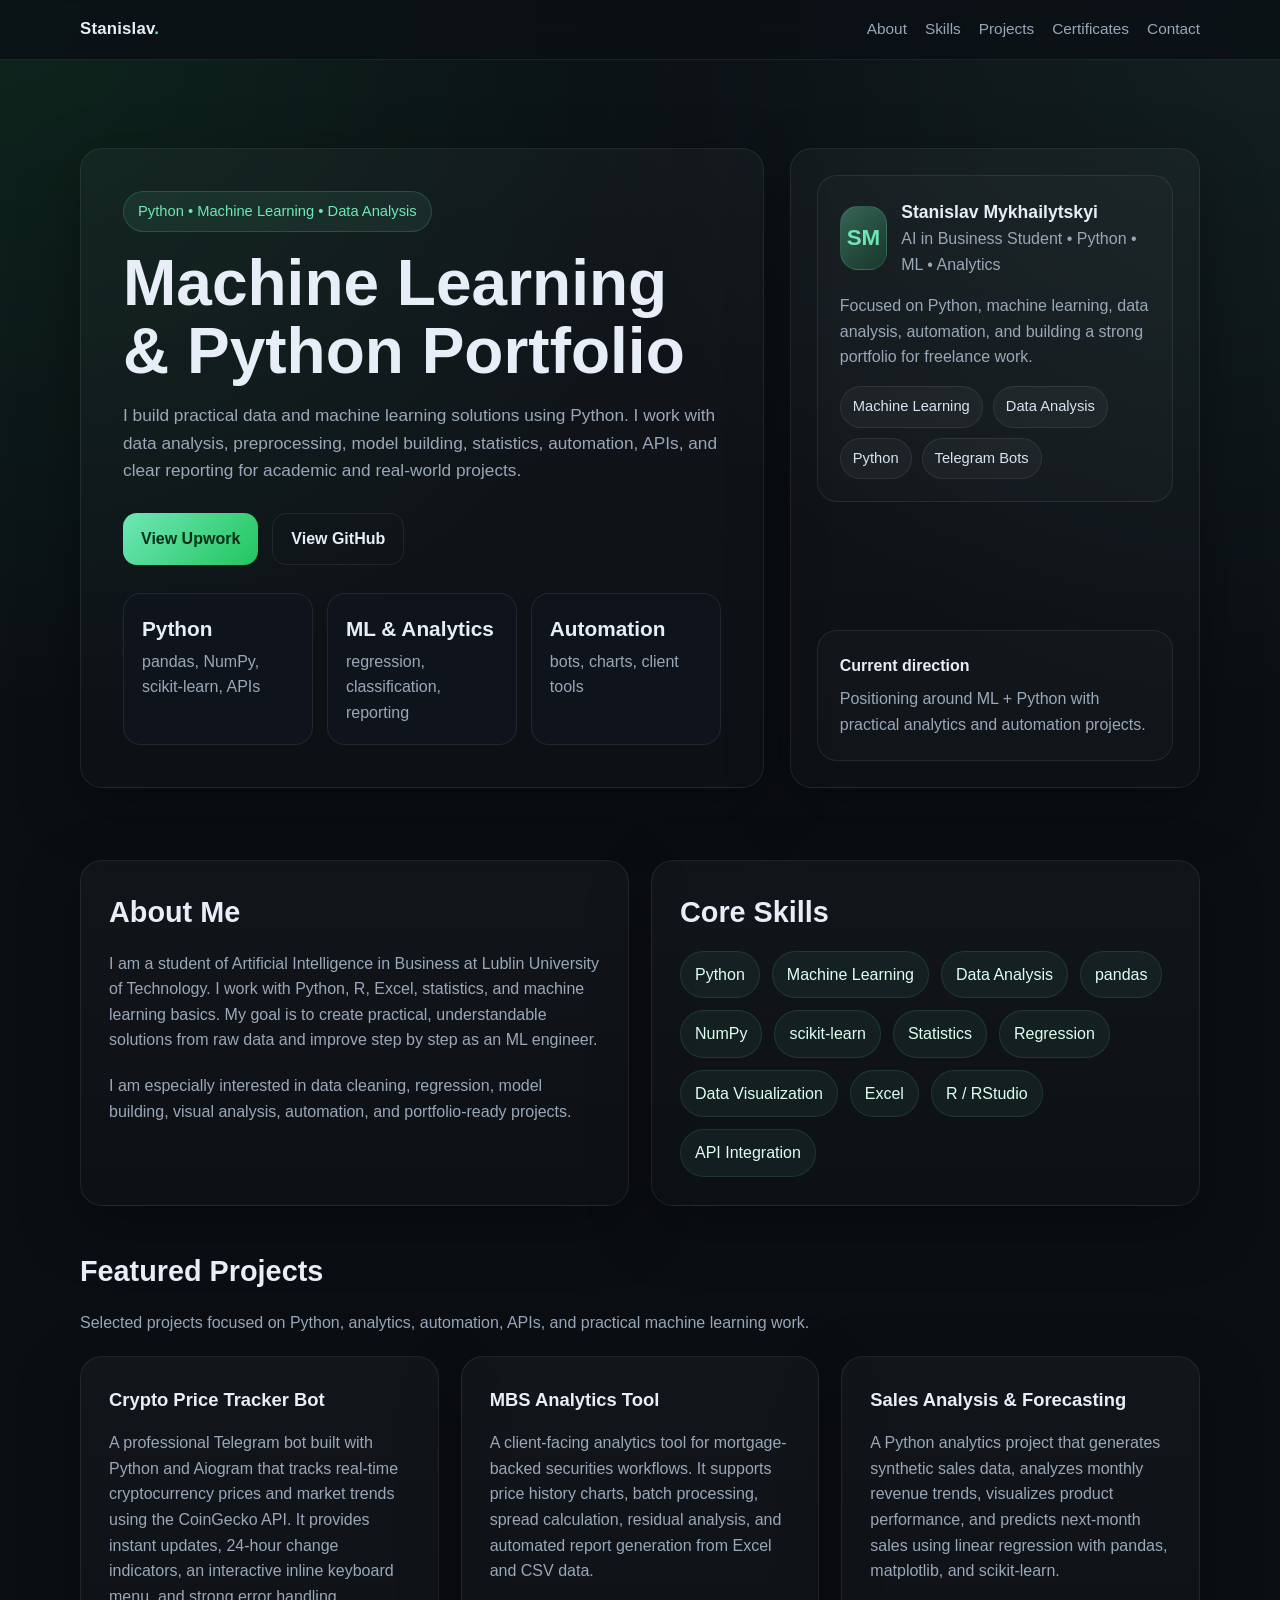
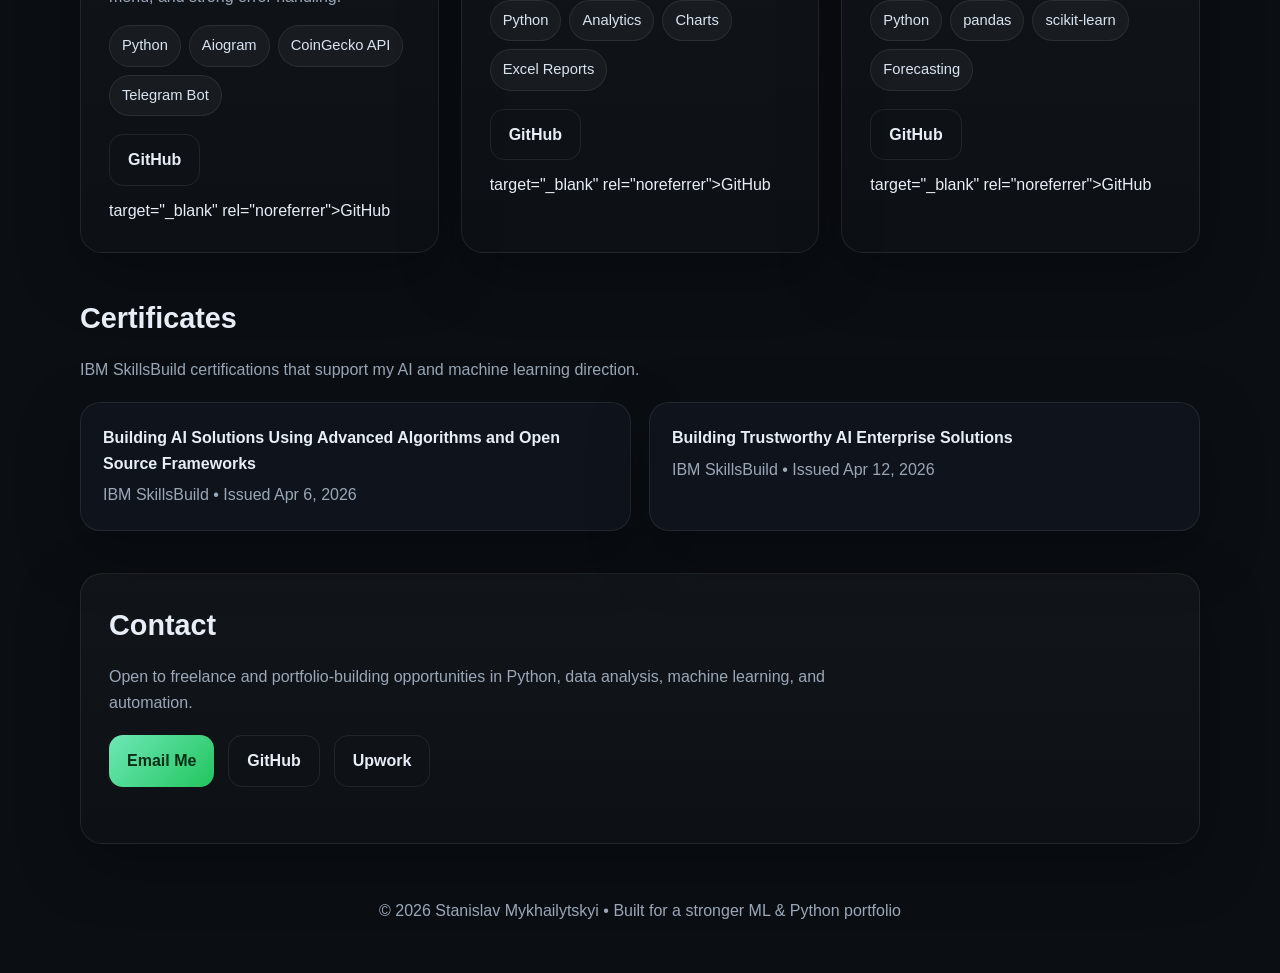
<file: portfolio.html>
<!DOCTYPE html>
<html lang="en">
<head>
  <meta charset="UTF-8" />
  <meta name="viewport" content="width=device-width, initial-scale=1.0" />
  <title>Stanislav Mykhailytskyi | ML & Python Portfolio</title>
  <style>
    :root {
      --bg: #0b0f14;
      --panel: #121922;
      --panel-2: #0f141c;
      --text: #e8eef7;
      --muted: #9aa7b8;
      --accent: #6ee7b7;
      --accent-2: #22c55e;
      --border: rgba(255,255,255,0.08);
      --shadow: 0 20px 60px rgba(0, 0, 0, 0.35);
      --radius: 22px;
      --max: 1120px;
    }

    * { box-sizing: border-box; }
    html { scroll-behavior: smooth; }
    body {
      margin: 0;
      font-family: Inter, Arial, sans-serif;
      background:
        radial-gradient(circle at top left, rgba(34,197,94,0.12), transparent 25%),
        radial-gradient(circle at top right, rgba(110,231,183,0.08), transparent 25%),
        var(--bg);
      color: var(--text);
      line-height: 1.6;
    }

    a { color: inherit; text-decoration: none; }

    .container {
      width: min(calc(100% - 32px), var(--max));
      margin: 0 auto;
    }

    .nav {
      position: sticky;
      top: 0;
      z-index: 20;
      backdrop-filter: blur(12px);
      background: rgba(11, 15, 20, 0.8);
      border-bottom: 1px solid var(--border);
    }

    .nav-inner {
      display: flex;
      align-items: center;
      justify-content: space-between;
      padding: 16px 0;
    }

    .brand {
      font-weight: 700;
      font-size: 1.05rem;
      letter-spacing: 0.2px;
    }

    .brand span { color: var(--accent); }

    .nav-links {
      display: flex;
      gap: 18px;
      flex-wrap: wrap;
      color: var(--muted);
      font-size: 0.96rem;
    }

    .nav-links a:hover { color: var(--text); }

    .hero {
      padding: 88px 0 54px;
    }

    .hero-grid {
      display: grid;
      grid-template-columns: 1.25fr 0.75fr;
      gap: 26px;
      align-items: stretch;
    }

    .card {
      background: linear-gradient(180deg, rgba(255,255,255,0.03), rgba(255,255,255,0.01));
      border: 1px solid var(--border);
      border-radius: var(--radius);
      box-shadow: var(--shadow);
    }

    .hero-main {
      padding: 42px;
    }

    .eyebrow {
      display: inline-flex;
      align-items: center;
      gap: 10px;
      padding: 8px 14px;
      border-radius: 999px;
      background: rgba(110,231,183,0.08);
      color: var(--accent);
      border: 1px solid rgba(110,231,183,0.18);
      font-size: 0.92rem;
      margin-bottom: 18px;
    }

    h1 {
      font-size: clamp(2.4rem, 5vw, 4.2rem);
      line-height: 1.05;
      margin: 0 0 16px;
    }

    .subtitle {
      font-size: 1.08rem;
      color: var(--muted);
      max-width: 700px;
      margin-bottom: 28px;
    }

    .cta-row {
      display: flex;
      gap: 14px;
      flex-wrap: wrap;
      margin-bottom: 28px;
    }

    .btn {
      display: inline-flex;
      align-items: center;
      justify-content: center;
      padding: 12px 18px;
      border-radius: 14px;
      font-weight: 600;
      border: 1px solid var(--border);
      transition: 0.2s ease;
    }

    .btn-primary {
      background: linear-gradient(135deg, var(--accent), var(--accent-2));
      color: #052e16;
      border: none;
    }

    .btn:hover { transform: translateY(-1px); }

    .hero-stats {
      display: grid;
      grid-template-columns: repeat(3, 1fr);
      gap: 14px;
      margin-top: 20px;
    }

    .stat {
      background: var(--panel-2);
      border: 1px solid var(--border);
      border-radius: 18px;
      padding: 18px;
    }

    .stat strong {
      display: block;
      font-size: 1.3rem;
      margin-bottom: 4px;
    }

    .hero-side {
      padding: 26px;
      display: flex;
      flex-direction: column;
      justify-content: space-between;
    }

    .profile-box {
      background: rgba(255,255,255,0.02);
      border: 1px solid var(--border);
      border-radius: 20px;
      padding: 22px;
    }

    .profile-top {
      display: flex;
      align-items: center;
      gap: 14px;
      margin-bottom: 16px;
    }

    .avatar {
      width: 64px;
      height: 64px;
      border-radius: 18px;
      background: linear-gradient(135deg, rgba(110,231,183,0.35), rgba(34,197,94,0.15));
      display: grid;
      place-items: center;
      font-size: 1.4rem;
      font-weight: 800;
      color: var(--accent);
      border: 1px solid rgba(110,231,183,0.16);
    }

    .muted { color: var(--muted); }

    .pill-row {
      display: flex;
      flex-wrap: wrap;
      gap: 10px;
      margin-top: 16px;
    }

    .pill {
      padding: 8px 12px;
      border-radius: 999px;
      background: rgba(255,255,255,0.04);
      border: 1px solid var(--border);
      color: #d8e3f0;
      font-size: 0.92rem;
    }

    section {
      padding: 18px 0 24px;
    }

    .section-title {
      font-size: 1.8rem;
      margin: 0 0 16px;
    }

    .section-text {
      color: var(--muted);
      max-width: 760px;
      margin-bottom: 20px;
    }

    .grid-2 {
      display: grid;
      grid-template-columns: 1fr 1fr;
      gap: 22px;
    }

    .about-card, .skills-card, .project-card, .contact-card {
      padding: 28px;
    }

    .skills-list {
      display: flex;
      flex-wrap: wrap;
      gap: 12px;
    }

    .skill {
      padding: 10px 14px;
      background: rgba(110,231,183,0.06);
      border: 1px solid rgba(110,231,183,0.12);
      color: #dcfff0;
      border-radius: 999px;
      font-weight: 500;
    }

    .projects-grid {
      display: grid;
      grid-template-columns: repeat(3, 1fr);
      gap: 22px;
    }

    .project-card h3 {
      margin-top: 0;
      margin-bottom: 10px;
      font-size: 1.15rem;
    }

    .project-card p {
      color: var(--muted);
      margin-bottom: 16px;
    }

    .project-tags {
      display: flex;
      flex-wrap: wrap;
      gap: 8px;
      margin-bottom: 18px;
    }

    .project-links {
      display: flex;
      gap: 12px;
      flex-wrap: wrap;
    }

    .cert-list {
      display: grid;
      grid-template-columns: 1fr 1fr;
      gap: 18px;
    }

    .cert-item {
      padding: 22px;
      background: var(--panel-2);
      border: 1px solid var(--border);
      border-radius: 20px;
    }

    .footer {
      padding: 30px 0 50px;
      color: var(--muted);
      text-align: center;
    }

    @media (max-width: 980px) {
      .hero-grid,
      .grid-2,
      .projects-grid,
      .cert-list {
        grid-template-columns: 1fr;
      }

      .hero-main,
      .hero-side,
      .about-card,
      .skills-card,
      .project-card,
      .contact-card {
        padding: 22px;
      }

      .hero-stats {
        grid-template-columns: 1fr;
      }
    }
  </style>
</head>
<body>
  <nav class="nav">
    <div class="container nav-inner">
      <div class="brand">Stanislav<span>.</span></div>
      <div class="nav-links">
        <a href="#about">About</a>
        <a href="#skills">Skills</a>
        <a href="#projects">Projects</a>
        <a href="#certificates">Certificates</a>
        <a href="#contact">Contact</a>
      </div>
    </div>
  </nav>

  <header class="hero">
    <div class="container hero-grid">
      <div class="card hero-main">
        <div class="eyebrow">Python • Machine Learning • Data Analysis</div>
        <h1>Machine Learning & Python Portfolio</h1>
        <p class="subtitle">
          I build practical data and machine learning solutions using Python. I work with data analysis,
          preprocessing, model building, statistics, automation, APIs, and clear reporting for academic and real-world projects.
        </p>

        <div class="cta-row">
          <a class="btn btn-primary" href="https://www.upwork.com/freelancers/~01a8f8f46065f65706" target="_blank" rel="noreferrer">View Upwork</a>
          <a class="btn" href="#" target="_blank" rel="noreferrer">View GitHub</a>
        </div>

        <div class="hero-stats">
          <div class="stat">
            <strong>Python</strong>
            <span class="muted">pandas, NumPy, scikit-learn, APIs</span>
          </div>
          <div class="stat">
            <strong>ML & Analytics</strong>
            <span class="muted">regression, classification, reporting</span>
          </div>
          <div class="stat">
            <strong>Automation</strong>
            <span class="muted">bots, charts, client tools</span>
          </div>
        </div>
      </div>

      <div class="card hero-side">
        <div class="profile-box">
          <div class="profile-top">
            <div class="avatar">SM</div>
            <div>
              <div style="font-size: 1.1rem; font-weight: 700;">Stanislav Mykhailytskyi</div>
              <div class="muted">AI in Business Student • Python • ML • Analytics</div>
            </div>
          </div>
          <p class="muted" style="margin: 0;">
            Focused on Python, machine learning, data analysis, automation, and building a strong portfolio for freelance work.
          </p>
          <div class="pill-row">
            <div class="pill">Machine Learning</div>
            <div class="pill">Data Analysis</div>
            <div class="pill">Python</div>
            <div class="pill">Telegram Bots</div>
          </div>
        </div>

        <div class="profile-box" style="margin-top: 18px;">
          <div style="font-weight: 700; margin-bottom: 8px;">Current direction</div>
          <div class="muted">Positioning around ML + Python with practical analytics and automation projects.</div>
        </div>
      </div>
    </div>
  </header>

  <section id="about">
    <div class="container grid-2">
      <div class="card about-card">
        <h2 class="section-title">About Me</h2>
        <p class="section-text">
          I am a student of Artificial Intelligence in Business at Lublin University of Technology.
          I work with Python, R, Excel, statistics, and machine learning basics. My goal is to create practical,
          understandable solutions from raw data and improve step by step as an ML engineer.
        </p>
        <p class="muted">
          I am especially interested in data cleaning, regression, model building, visual analysis, automation, and portfolio-ready projects.
        </p>
      </div>

      <div class="card skills-card" id="skills">
        <h2 class="section-title">Core Skills</h2>
        <div class="skills-list">
          <span class="skill">Python</span>
          <span class="skill">Machine Learning</span>
          <span class="skill">Data Analysis</span>
          <span class="skill">pandas</span>
          <span class="skill">NumPy</span>
          <span class="skill">scikit-learn</span>
          <span class="skill">Statistics</span>
          <span class="skill">Regression</span>
          <span class="skill">Data Visualization</span>
          <span class="skill">Excel</span>
          <span class="skill">R / RStudio</span>
          <span class="skill">API Integration</span>
        </div>
      </div>
    </div>
  </section>

  <section id="projects">
    <div class="container">
      <h2 class="section-title">Featured Projects</h2>
      <p class="section-text">
        Selected projects focused on Python, analytics, automation, APIs, and practical machine learning work.
      </p>

      <div class="projects-grid">
        <div class="card project-card">
          <h3>Crypto Price Tracker Bot</h3>
          <p>
            A professional Telegram bot built with Python and Aiogram that tracks real-time cryptocurrency prices and market trends using the CoinGecko API.
            It provides instant updates, 24-hour change indicators, an interactive inline keyboard menu, and strong error handling.
          </p>
          <div class="project-tags">
            <span class="pill">Python</span>
            <span class="pill">Aiogram</span>
            <span class="pill">CoinGecko API</span>
            <span class="pill">Telegram Bot</span>
          </div>
          <div class="project-links">
            <a class="btn" href="https://github.com/RoninXDark/CryptoPriceTracker-Bot" target="_blank" rel="noreferrer">GitHub</a> target="_blank" rel="noreferrer">GitHub</a>
          </div>
        </div>

        <div class="card project-card">
          <h3>MBS Analytics Tool</h3>
          <p>
            A client-facing analytics tool for mortgage-backed securities workflows. It supports price history charts,
            batch processing, spread calculation, residual analysis, and automated report generation from Excel and CSV data.
          </p>
          <div class="project-tags">
            <span class="pill">Python</span>
            <span class="pill">Analytics</span>
            <span class="pill">Charts</span>
            <span class="pill">Excel Reports</span>
          </div>
          <div class="project-links">
            <a class="btn" href="https://github.com/RoninXDark/MBS-Analytics-Tool" target="_blank" rel="noreferrer">GitHub</a> target="_blank" rel="noreferrer">GitHub</a>
          </div>
        </div>

        <div class="card project-card">
          <h3>Sales Analysis & Forecasting</h3>
          <p>
            A Python analytics project that generates synthetic sales data, analyzes monthly revenue trends, visualizes product performance,
            and predicts next-month sales using linear regression with pandas, matplotlib, and scikit-learn.
          </p>
          <div class="project-tags">
            <span class="pill">Python</span>
            <span class="pill">pandas</span>
            <span class="pill">scikit-learn</span>
            <span class="pill">Forecasting</span>
          </div>
          <div class="project-links">
            <a class="btn" href="https://github.com/RoninXDark/Sales-Analysis-AI" target="_blank" rel="noreferrer">GitHub</a> target="_blank" rel="noreferrer">GitHub</a>
          </div>
        </div>
      </div>
    </div>
  </section>

  <section id="certificates">
    <div class="container">
      <h2 class="section-title">Certificates</h2>
      <p class="section-text">
        IBM SkillsBuild certifications that support my AI and machine learning direction.
      </p>

      <div class="cert-list">
        <div class="card cert-item">
          <div style="font-weight: 700; margin-bottom: 6px;">Building AI Solutions Using Advanced Algorithms and Open Source Frameworks</div>
          <div class="muted">IBM SkillsBuild • Issued Apr 6, 2026</div>
        </div>
        <div class="card cert-item">
          <div style="font-weight: 700; margin-bottom: 6px;">Building Trustworthy AI Enterprise Solutions</div>
          <div class="muted">IBM SkillsBuild • Issued Apr 12, 2026</div>
        </div>
      </div>
    </div>
  </section>

  <section id="contact">
    <div class="container">
      <div class="card contact-card">
        <h2 class="section-title">Contact</h2>
        <p class="section-text">
          Open to freelance and portfolio-building opportunities in Python, data analysis, machine learning, and automation.
        </p>
        <div class="cta-row">
          <a class="btn btn-primary" href="mailto:stanislavmihajlickij@gmail.com">Email Me</a>
          <a class="btn" href="#" target="_blank" rel="noreferrer">GitHub</a>
          <a class="btn" href="https://www.upwork.com/freelancers/~01a8f8f46065f65706" target="_blank" rel="noreferrer">Upwork</a>
        </div>
      </div>
    </div>
  </section>

  <footer class="footer">
    <div class="container">© 2026 Stanislav Mykhailytskyi • Built for a stronger ML & Python portfolio</div>
  </footer>
</body>
</html>
</file>
